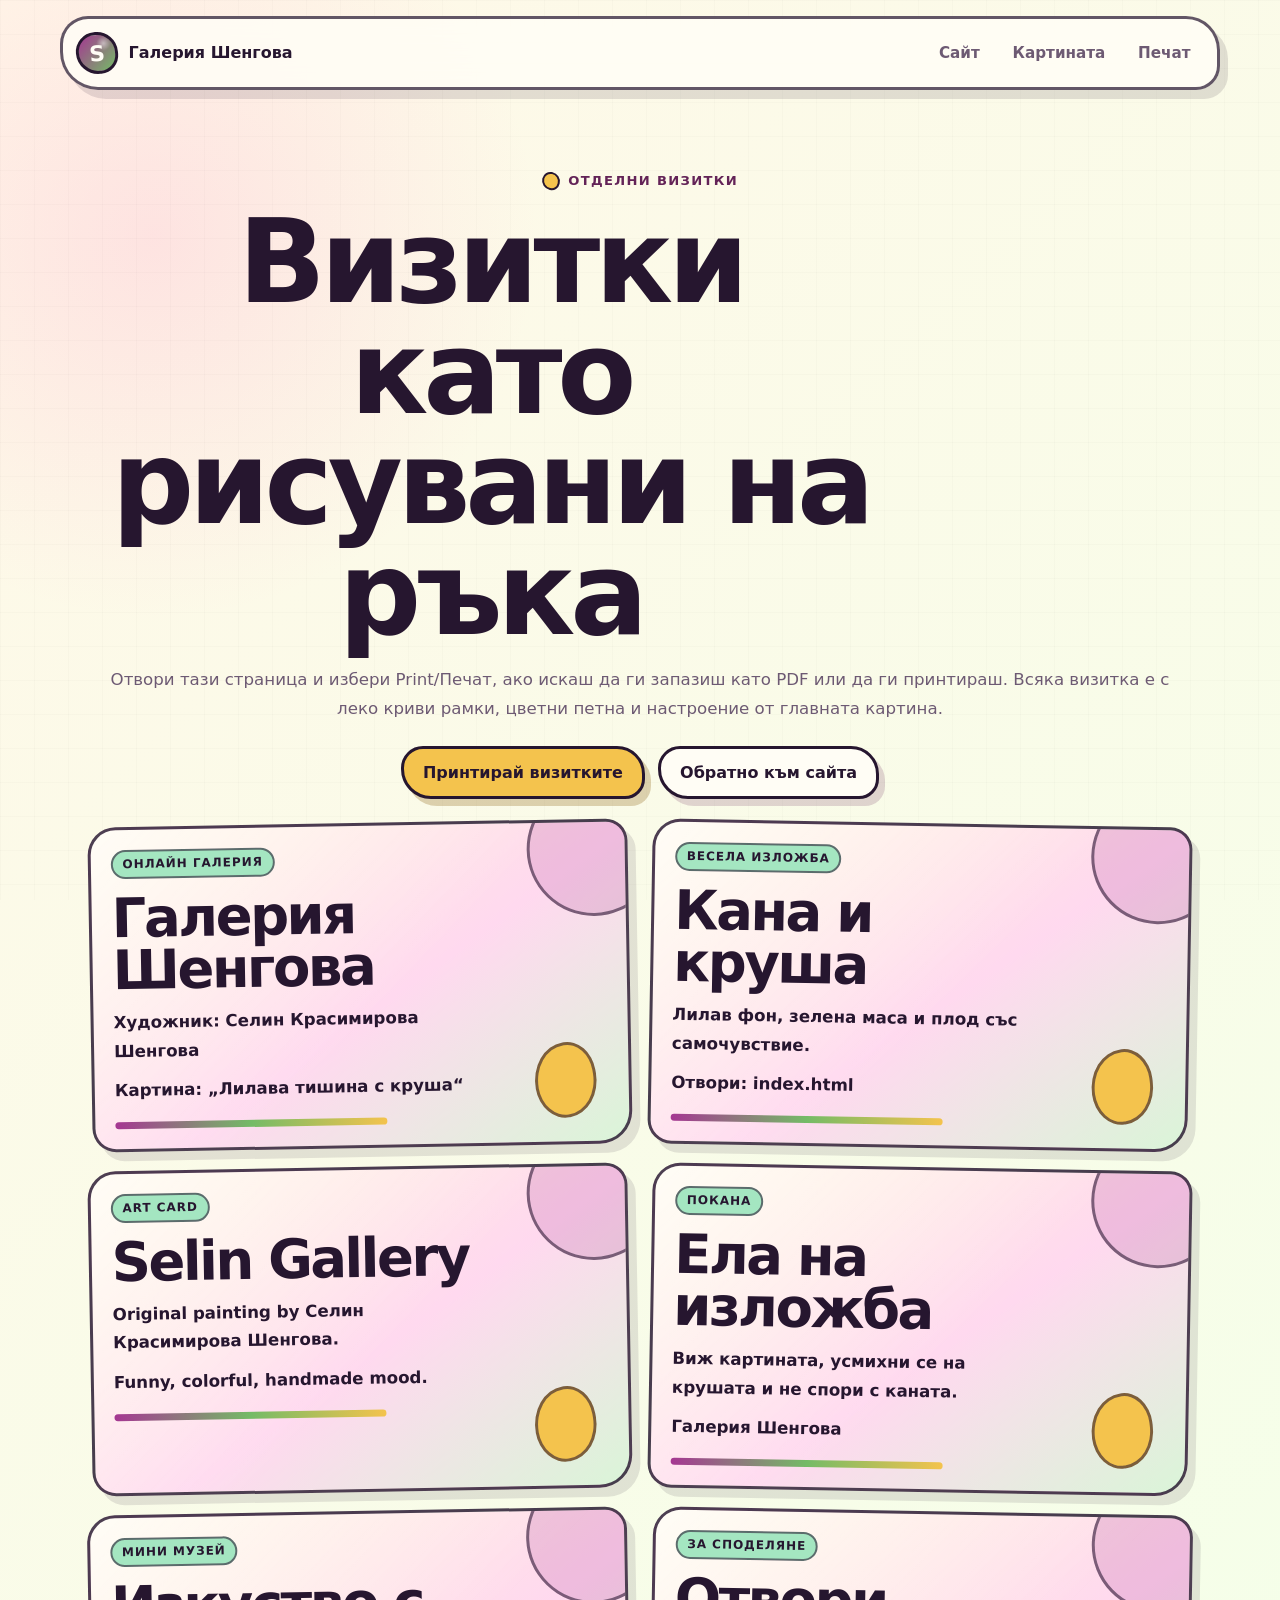
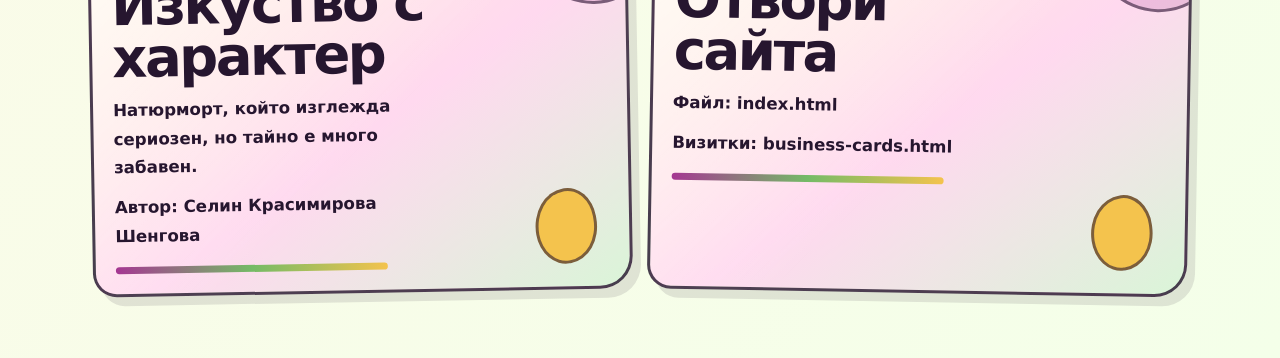
<file: business-cards.html>
<!doctype html>
<html lang="bg">
  <head>
    <meta charset="utf-8">
    <meta name="viewport" content="width=device-width, initial-scale=1">
    <meta
      name="description"
      content="Визитки за Галерия Шенгова в ръчно рисуван стил."
    >
    <title>Визитки - Галерия Шенгова</title>
    <link rel="stylesheet" href="styles.css">
  </head>
  <body class="cards-page">
    <header class="site-header">
      <a class="brand" href="index.html" aria-label="Към сайта на Галерия Шенгова">
        <span class="brand-mark">S</span>
        <span>Галерия Шенгова</span>
      </a>
      <nav class="main-nav" aria-label="Навигация за визитките">
        <a href="index.html">Сайт</a>
        <a href="index.html#artwork">Картината</a>
        <a href="#" onclick="window.print(); return false;">Печат</a>
      </nav>
    </header>

    <main>
      <section class="cards-hero" aria-labelledby="cards-title">
        <p class="eyebrow">Отделни визитки</p>
        <h1 id="cards-title">Визитки като рисувани на ръка</h1>
        <p>
          Отвори тази страница и избери Print/Печат, ако искаш да ги запазиш като PDF
          или да ги принтираш. Всяка визитка е с леко криви рамки, цветни петна и
          настроение от главната картина.
        </p>
        <div class="cards-actions">
          <button class="button primary" type="button" onclick="window.print()">Принтирай визитките</button>
          <a class="button secondary" href="index.html">Обратно към сайта</a>
        </div>
      </section>

      <section class="business-card-sheet" aria-label="Лист с визитки">
        <article class="business-card">
          <span class="card-kicker">Онлайн галерия</span>
          <h2>Галерия Шенгова</h2>
          <p>Художник: Селин Красимирова Шенгова</p>
          <p>Картина: „Лилава тишина с круша“</p>
          <span class="card-line"></span>
        </article>

        <article class="business-card">
          <span class="card-kicker">Весела изложба</span>
          <h2>Кана и круша</h2>
          <p>Лилав фон, зелена маса и плод със самочувствие.</p>
          <p>Отвори: index.html</p>
          <span class="card-line"></span>
        </article>

        <article class="business-card">
          <span class="card-kicker">Art card</span>
          <h2>Selin Gallery</h2>
          <p>Original painting by Селин Красимирова Шенгова.</p>
          <p>Funny, colorful, handmade mood.</p>
          <span class="card-line"></span>
        </article>

        <article class="business-card">
          <span class="card-kicker">Покана</span>
          <h2>Ела на изложба</h2>
          <p>Виж картината, усмихни се на крушата и не спори с каната.</p>
          <p>Галерия Шенгова</p>
          <span class="card-line"></span>
        </article>

        <article class="business-card">
          <span class="card-kicker">Мини музей</span>
          <h2>Изкуство с характер</h2>
          <p>Натюрморт, който изглежда сериозен, но тайно е много забавен.</p>
          <p>Автор: Селин Красимирова Шенгова</p>
          <span class="card-line"></span>
        </article>

        <article class="business-card">
          <span class="card-kicker">За споделяне</span>
          <h2>Отвори сайта</h2>
          <p>Файл: index.html</p>
          <p>Визитки: business-cards.html</p>
          <span class="card-line"></span>
        </article>
      </section>
    </main>
  </body>
</html>
</file>
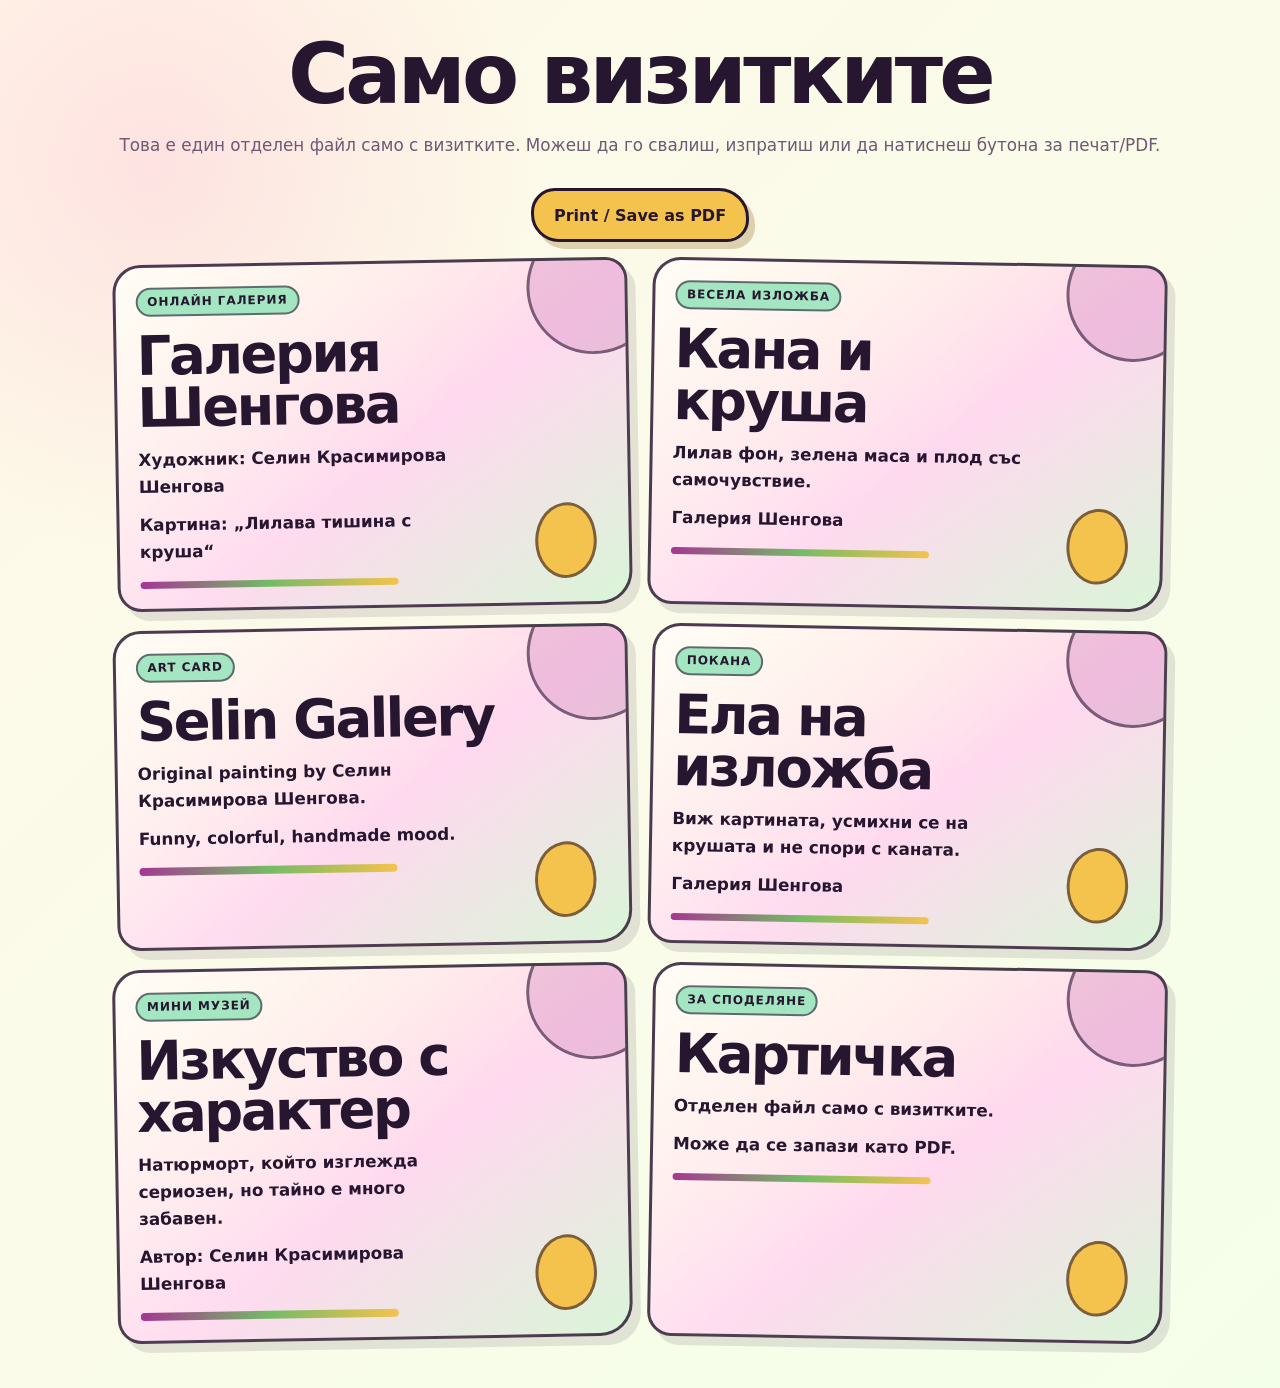
<file: CARDS-ONLY.html>
<!doctype html>
<html lang="bg">
  <head>
    <meta charset="utf-8">
    <meta name="viewport" content="width=device-width, initial-scale=1">
    <title>Визитки - Галерия Шенгова</title>
    <style>
      :root {
        --ink: #26162f;
        --muted: #6d5a73;
        --paper: #fff8e8;
        --paper-strong: #fffdf5;
        --purple: #a53792;
        --green: #74bb66;
        --pear: #f4c34d;
        --mint: #a4e6c1;
      }

      * {
        box-sizing: border-box;
      }

      body {
        margin: 0;
        color: var(--ink);
        font-family: "Comic Sans MS", "Trebuchet MS", system-ui, sans-serif;
        background:
          radial-gradient(circle at 12% 12%, rgba(255, 139, 196, 0.2), transparent 24rem),
          linear-gradient(135deg, #fff8e8, #f4ffe9);
      }

      .intro {
        width: min(1050px, calc(100% - 2rem));
        margin: 0 auto;
        padding: 2.2rem 0 1.2rem;
        text-align: center;
      }

      h1,
      h2 {
        margin: 0;
        line-height: 0.96;
        letter-spacing: -0.045em;
      }

      h1 {
        font-size: clamp(2.7rem, 8vw, 5.2rem);
      }

      p {
        color: var(--muted);
        font-size: 1.05rem;
        line-height: 1.6;
      }

      .button {
        display: inline-flex;
        justify-content: center;
        margin-top: 0.8rem;
        padding: 0.9rem 1.25rem;
        border: 3px solid var(--ink);
        border-radius: 24px 30px 22px 28px;
        color: var(--ink);
        background: var(--pear);
        box-shadow: 6px 7px 0 rgba(142, 96, 18, 0.28);
        font: inherit;
        font-weight: 900;
        text-decoration: none;
        cursor: pointer;
      }

      .business-card-sheet {
        display: grid;
        grid-template-columns: repeat(2, minmax(280px, 1fr));
        gap: 1.2rem;
        width: min(1050px, calc(100% - 2rem));
        margin: 0 auto 3rem;
      }

      .business-card {
        position: relative;
        min-height: 255px;
        overflow: hidden;
        padding: 1.25rem;
        border: 3px solid rgba(38, 22, 47, 0.82);
        border-radius: 28px 22px 33px 24px;
        background:
          linear-gradient(135deg, rgba(255, 255, 255, 0.78), transparent 55%),
          linear-gradient(145deg, #fff4d7, #ffd9ef 55%, #daf5d8);
        box-shadow: 8px 9px 0 rgba(38, 22, 47, 0.11);
      }

      .business-card:nth-child(2n) {
        transform: rotate(1deg);
      }

      .business-card:nth-child(2n + 1) {
        transform: rotate(-1deg);
      }

      .business-card::before,
      .business-card::after {
        content: "";
        position: absolute;
        border: 3px solid rgba(38, 22, 47, 0.58);
        border-radius: 50%;
      }

      .business-card::before {
        right: -2.2rem;
        top: -2.5rem;
        width: 8rem;
        height: 8rem;
        background: rgba(165, 55, 146, 0.18);
      }

      .business-card::after {
        right: 2rem;
        bottom: 1.5rem;
        width: 3.5rem;
        height: 4.3rem;
        background: var(--pear);
        border-radius: 56% 44% 54% 46%;
        transform: rotate(-9deg);
      }

      .card-kicker {
        position: relative;
        z-index: 1;
        display: inline-flex;
        padding: 0.34rem 0.6rem;
        border: 2px solid rgba(38, 22, 47, 0.58);
        border-radius: 999px;
        background: var(--mint);
        font-size: 0.75rem;
        font-weight: 900;
        letter-spacing: 0.08em;
        text-transform: uppercase;
      }

      .business-card h2 {
        position: relative;
        z-index: 1;
        margin-top: 0.9rem;
        max-width: 10ch;
        font-size: clamp(2.2rem, 5vw, 3.4rem);
      }

      .business-card p {
        position: relative;
        z-index: 1;
        max-width: 22rem;
        margin: 0.7rem 0 0;
        color: var(--ink);
        font-weight: 800;
      }

      .card-line {
        display: block;
        width: 55%;
        height: 0.45rem;
        margin-top: 1rem;
        border-radius: 999px;
        background: linear-gradient(90deg, var(--purple), var(--green), var(--pear));
      }

      @media (max-width: 700px) {
        .business-card-sheet {
          grid-template-columns: 1fr;
        }
      }

      @media print {
        body {
          background: white;
        }

        .intro {
          display: none;
        }

        .business-card-sheet {
          width: 100%;
          margin: 0;
          gap: 0.7cm;
        }

        .business-card {
          box-shadow: none;
          break-inside: avoid;
        }
      }
    </style>
  </head>
  <body>
    <header class="intro">
      <h1>Само визитките</h1>
      <p>
        Това е един отделен файл само с визитките. Можеш да го свалиш, изпратиш
        или да натиснеш бутона за печат/PDF.
      </p>
      <button class="button" type="button" onclick="window.print()">Print / Save as PDF</button>
    </header>

    <main class="business-card-sheet" aria-label="Визитки за Галерия Шенгова">
      <article class="business-card">
        <span class="card-kicker">Онлайн галерия</span>
        <h2>Галерия Шенгова</h2>
        <p>Художник: Селин Красимирова Шенгова</p>
        <p>Картина: „Лилава тишина с круша“</p>
        <span class="card-line"></span>
      </article>

      <article class="business-card">
        <span class="card-kicker">Весела изложба</span>
        <h2>Кана и круша</h2>
        <p>Лилав фон, зелена маса и плод със самочувствие.</p>
        <p>Галерия Шенгова</p>
        <span class="card-line"></span>
      </article>

      <article class="business-card">
        <span class="card-kicker">Art card</span>
        <h2>Selin Gallery</h2>
        <p>Original painting by Селин Красимирова Шенгова.</p>
        <p>Funny, colorful, handmade mood.</p>
        <span class="card-line"></span>
      </article>

      <article class="business-card">
        <span class="card-kicker">Покана</span>
        <h2>Ела на изложба</h2>
        <p>Виж картината, усмихни се на крушата и не спори с каната.</p>
        <p>Галерия Шенгова</p>
        <span class="card-line"></span>
      </article>

      <article class="business-card">
        <span class="card-kicker">Мини музей</span>
        <h2>Изкуство с характер</h2>
        <p>Натюрморт, който изглежда сериозен, но тайно е много забавен.</p>
        <p>Автор: Селин Красимирова Шенгова</p>
        <span class="card-line"></span>
      </article>

      <article class="business-card">
        <span class="card-kicker">За споделяне</span>
        <h2>Картичка</h2>
        <p>Отделен файл само с визитките.</p>
        <p>Може да се запази като PDF.</p>
        <span class="card-line"></span>
      </article>
    </main>
  </body>
</html>
</file>
<file: styles.css>
:root {
  --ink: #26162f;
  --muted: #6d5a73;
  --paper: #fff8e8;
  --paper-strong: #fffdf5;
  --purple: #a53792;
  --purple-dark: #632357;
  --green: #74bb66;
  --green-dark: #315b2f;
  --pear: #f4c34d;
  --charcoal: #403443;
  --pink: #ff8bc4;
  --mint: #a4e6c1;
  --peach: #ffb36b;
  --lavender: #c9adff;
  --shadow: 0 24px 70px rgba(38, 22, 47, 0.18);
  --hand-line: 3px solid rgba(38, 22, 47, 0.72);
}

* {
  box-sizing: border-box;
}

html {
  scroll-behavior: smooth;
}

body {
  margin: 0;
  min-height: 100vh;
  color: var(--ink);
  font-family: "Comic Sans MS", "Trebuchet MS", system-ui, sans-serif;
  background:
    radial-gradient(circle at 10% 12%, rgba(245, 195, 77, 0.34), transparent 24rem),
    radial-gradient(circle at 88% 8%, rgba(165, 55, 146, 0.25), transparent 25rem),
    linear-gradient(135deg, #fff5df 0%, #ffe6f4 48%, #eafbe9 100%);
}

body::before {
  content: "";
  position: fixed;
  inset: 0;
  z-index: -1;
  pointer-events: none;
  opacity: 0.24;
  background-image:
    linear-gradient(rgba(38, 22, 47, 0.08) 1px, transparent 1px),
    linear-gradient(90deg, rgba(38, 22, 47, 0.08) 1px, transparent 1px);
  background-size: 34px 34px;
}

a {
  color: inherit;
}

img {
  display: block;
  max-width: 100%;
}

.site-header {
  position: sticky;
  top: 0;
  z-index: 20;
  display: flex;
  align-items: center;
  justify-content: space-between;
  gap: 1rem;
  width: min(1160px, calc(100% - 2rem));
  margin: 1rem auto 0;
  padding: 0.8rem;
  border: var(--hand-line);
  border-radius: 28px 34px 24px 38px;
  background: rgba(255, 253, 245, 0.88);
  box-shadow: 8px 9px 0 rgba(38, 22, 47, 0.12);
  backdrop-filter: blur(16px);
}

.brand,
.main-nav,
.hero-actions,
.share-actions,
.site-footer,
.art-facts li {
  display: flex;
  align-items: center;
}

.brand {
  gap: 0.65rem;
  font-weight: 900;
  text-decoration: none;
}

.brand-mark {
  display: grid;
  place-items: center;
  width: 2.65rem;
  height: 2.65rem;
  border: 3px solid var(--ink);
  border-radius: 48% 52% 45% 55%;
  color: var(--paper-strong);
  background:
    radial-gradient(circle at 70% 25%, rgba(255, 255, 255, 0.5), transparent 0.45rem),
    linear-gradient(135deg, var(--purple), var(--green));
  font-size: 1.35rem;
  transform: rotate(-5deg);
}

.main-nav {
  flex-wrap: wrap;
  justify-content: flex-end;
  gap: 0.35rem;
}

.main-nav a {
  padding: 0.65rem 0.85rem;
  border-radius: 999px;
  color: var(--muted);
  font-size: 0.95rem;
  font-weight: 900;
  text-decoration: none;
}

.main-nav a:hover,
.main-nav a:focus-visible {
  color: var(--ink);
  background: rgba(244, 195, 77, 0.38);
}

.hero,
.artwork-section,
.collection-section,
.share-section {
  width: min(1160px, calc(100% - 2rem));
  margin: 0 auto;
}

.hero {
  display: grid;
  grid-template-columns: minmax(0, 1.02fr) minmax(300px, 0.98fr);
  gap: clamp(2rem, 5vw, 4.5rem);
  align-items: center;
  padding: clamp(3rem, 8vw, 6.5rem) 0 3rem;
}

.eyebrow {
  display: inline-flex;
  align-items: center;
  gap: 0.55rem;
  margin: 0 0 0.9rem;
  color: var(--purple-dark);
  font-size: 0.82rem;
  font-weight: 900;
  letter-spacing: 0.1em;
  text-transform: uppercase;
}

.eyebrow::before {
  content: "";
  width: 0.85rem;
  height: 0.85rem;
  border: 2px solid var(--ink);
  border-radius: 47% 53% 45% 55%;
  background: var(--pear);
  transform: rotate(12deg);
}

h1,
h2,
h3 {
  margin: 0;
  line-height: 0.96;
  letter-spacing: -0.045em;
}

h1 {
  max-width: 10ch;
  font-size: clamp(3.5rem, 9vw, 7.4rem);
}

h2 {
  font-size: clamp(2.45rem, 6vw, 4.7rem);
}

h3 {
  font-size: clamp(1.35rem, 3vw, 2.15rem);
}

p {
  color: var(--muted);
  font-size: 1.04rem;
  line-height: 1.72;
}

.hero-copy > p:not(.eyebrow):not(.curator-note) {
  max-width: 43rem;
  margin: 1.4rem 0 0;
  font-size: 1.16rem;
}

.button {
  display: inline-flex;
  align-items: center;
  justify-content: center;
  min-height: 3.1rem;
  padding: 0.88rem 1.2rem;
  border: 3px solid var(--ink);
  border-radius: 22px 28px 20px 30px;
  color: var(--ink);
  font: inherit;
  font-weight: 900;
  text-decoration: none;
  cursor: pointer;
  transition: transform 180ms ease, box-shadow 180ms ease;
}

.button:hover,
.button:focus-visible {
  transform: translateY(-4px) rotate(-1deg);
}

.button.primary {
  background: var(--pear);
  box-shadow: 6px 7px 0 rgba(142, 96, 18, 0.28);
}

.button.secondary {
  background: var(--paper-strong);
  box-shadow: 6px 7px 0 rgba(99, 35, 87, 0.18);
}

.hero-actions,
.share-actions {
  flex-wrap: wrap;
  gap: 0.85rem;
  margin-top: 2rem;
}

.curator-note,
.share-card {
  max-width: 42rem;
  margin: 1.5rem 0 0;
  padding: 1rem 1.1rem;
  border: 3px dashed rgba(38, 22, 47, 0.5);
  border-radius: 24px 18px 30px 20px;
  background: rgba(255, 253, 245, 0.78);
}

.hero-frame {
  position: relative;
  margin: 0;
  padding: clamp(0.8rem, 2vw, 1.15rem);
  border: var(--hand-line);
  border-radius: 30px 40px 28px 46px;
  background:
    linear-gradient(135deg, rgba(255, 255, 255, 0.65), transparent 38%),
    linear-gradient(145deg, #ffe0a0, #f7c7e8 52%, #c6efd0);
  box-shadow: var(--shadow), 11px 12px 0 rgba(38, 22, 47, 0.12);
  transform: rotate(2deg);
}

.hero-frame::before {
  content: "Оригинал";
  position: absolute;
  top: -1.05rem;
  left: 1.5rem;
  padding: 0.45rem 0.75rem;
  border: 2px solid var(--ink);
  border-radius: 999px;
  background: var(--mint);
  font-size: 0.8rem;
  font-weight: 900;
}

.hero-frame img,
.feature-image img {
  width: 100%;
  border: 8px solid var(--paper-strong);
  border-radius: 18px 23px 17px 25px;
  box-shadow: inset 0 0 0 2px rgba(38, 22, 47, 0.08);
}

.hero-frame figcaption {
  margin-top: 0.9rem;
  color: var(--ink);
  font-weight: 900;
  text-align: center;
}

.artwork-section,
.collection-section,
.share-section {
  padding: clamp(3rem, 7vw, 5.8rem) 0;
}

.section-heading {
  max-width: 760px;
  margin-bottom: 2rem;
}

.section-heading.centered {
  margin-inline: auto;
  text-align: center;
}

.section-heading.centered .eyebrow {
  justify-content: center;
}

.feature-card {
  display: grid;
  grid-template-columns: minmax(250px, 0.82fr) minmax(0, 1.18fr);
  gap: clamp(1.4rem, 4vw, 3rem);
  align-items: center;
  padding: clamp(1rem, 3vw, 2rem);
  border: var(--hand-line);
  border-radius: 36px 28px 42px 30px;
  background: rgba(255, 253, 245, 0.8);
  box-shadow: var(--shadow);
}

.feature-image {
  padding: 1rem;
  border-radius: 28px 34px 26px 32px;
  background: linear-gradient(135deg, rgba(165, 55, 146, 0.25), rgba(116, 187, 102, 0.25));
  transform: rotate(-2deg);
}

.pill {
  display: inline-flex;
  width: max-content;
  margin-bottom: 1rem;
  padding: 0.48rem 0.72rem;
  border: 2px solid rgba(38, 22, 47, 0.42);
  border-radius: 999px;
  color: var(--ink);
  background: rgba(165, 55, 146, 0.16);
  font-size: 0.78rem;
  font-weight: 900;
  letter-spacing: 0.06em;
  text-transform: uppercase;
}

.pill.peach {
  background: rgba(255, 179, 107, 0.34);
}

.pill.yellow {
  background: rgba(244, 195, 77, 0.34);
}

.pill.lavender {
  background: rgba(201, 173, 255, 0.34);
}

.pill.mint {
  background: rgba(164, 230, 193, 0.38);
}

.art-facts {
  display: grid;
  gap: 0.75rem;
  padding: 0;
  margin: 1.4rem 0 0;
  list-style: none;
}

.art-facts li {
  align-items: flex-start;
  gap: 0.45rem;
  padding: 0.9rem 1rem;
  border: 2px solid rgba(38, 22, 47, 0.18);
  border-radius: 18px 24px 17px 22px;
  background: rgba(255, 255, 255, 0.62);
}

.gallery-grid {
  display: grid;
  grid-template-columns: repeat(4, minmax(0, 1fr));
  gap: 1rem;
}

.art-card {
  overflow: hidden;
  border: var(--hand-line);
  border-radius: 28px 22px 32px 24px;
  background: rgba(255, 253, 245, 0.82);
  box-shadow: 7px 8px 0 rgba(38, 22, 47, 0.1);
  transition: transform 180ms ease, box-shadow 180ms ease;
}

.art-card:nth-child(even) {
  transform: rotate(1deg);
}

.art-card:nth-child(odd) {
  transform: rotate(-1deg);
}

.art-card:hover {
  box-shadow: 10px 12px 0 rgba(38, 22, 47, 0.14);
  transform: translateY(-7px) rotate(0deg);
}

.mini-art {
  min-height: 210px;
  border-bottom: 3px solid rgba(38, 22, 47, 0.48);
}

.mini-art-purple {
  background:
    radial-gradient(circle at 24% 34%, rgba(255, 255, 255, 0.28), transparent 4rem),
    linear-gradient(135deg, #84256f, #c34ba7);
}

.mini-art-pear {
  background:
    radial-gradient(ellipse at 50% 56%, #f4c34d 0 4.6rem, transparent 4.7rem),
    radial-gradient(ellipse at 49% 30%, #e8b73f 0 2.1rem, transparent 2.2rem),
    linear-gradient(180deg, #a53792 0 50%, #74bb66 50% 100%);
}

.mini-art-jug {
  background:
    radial-gradient(ellipse at 42% 57%, #403443 0 4.8rem, transparent 4.9rem),
    radial-gradient(ellipse at 50% 28%, #5a4a5e 0 2.4rem, transparent 2.5rem),
    radial-gradient(ellipse at 72% 48%, transparent 0 2.6rem, #403443 2.7rem 3.35rem, transparent 3.45rem),
    linear-gradient(180deg, #b04aa0 0 50%, #72bb64 50% 100%);
}

.mini-art-table {
  background:
    linear-gradient(8deg, transparent 0 42%, rgba(49, 91, 47, 0.28) 42% 56%, transparent 57%),
    linear-gradient(180deg, #a53792 0 48%, #74bb66 48% 100%);
}

.art-card-content {
  padding: 1rem;
}

.art-card-content p {
  margin-bottom: 0;
}

.share-card {
  max-width: none;
  border-style: solid;
}

.share-card #shareText {
  margin-top: 0;
  color: var(--ink);
  font-weight: 800;
}

.copy-status {
  min-height: 1.4rem;
  margin: 0.8rem 0 0;
  color: var(--green-dark);
  font-weight: 900;
}

.site-footer {
  justify-content: space-between;
  gap: 1rem;
  width: min(1160px, calc(100% - 2rem));
  margin: 0 auto;
  padding: 2rem 0 3rem;
  border-top: 3px dashed rgba(38, 22, 47, 0.24);
}

.site-footer p {
  margin: 0;
}

.site-footer a {
  font-weight: 900;
  text-decoration: none;
}

.cards-page {
  background:
    radial-gradient(circle at 12% 12%, rgba(255, 139, 196, 0.2), transparent 24rem),
    linear-gradient(135deg, #fff8e8, #f4ffe9);
}

.cards-hero {
  width: min(1100px, calc(100% - 2rem));
  margin: 0 auto;
  padding: clamp(2.6rem, 7vw, 5rem) 0 1.5rem;
  text-align: center;
}

.cards-actions {
  display: flex;
  flex-wrap: wrap;
  justify-content: center;
  gap: 0.8rem;
  margin-top: 1.4rem;
}

.business-card-sheet {
  display: grid;
  grid-template-columns: repeat(2, minmax(280px, 1fr));
  gap: 1.2rem;
  width: min(1100px, calc(100% - 2rem));
  margin: 0 auto 4rem;
}

.business-card {
  position: relative;
  min-height: 255px;
  overflow: hidden;
  padding: 1.25rem;
  border: 3px solid rgba(38, 22, 47, 0.82);
  border-radius: 28px 22px 33px 24px;
  background:
    linear-gradient(135deg, rgba(255, 255, 255, 0.78), transparent 55%),
    linear-gradient(145deg, #fff4d7, #ffd9ef 55%, #daf5d8);
  box-shadow: 8px 9px 0 rgba(38, 22, 47, 0.11);
}

.business-card:nth-child(2n) {
  transform: rotate(1deg);
}

.business-card:nth-child(2n + 1) {
  transform: rotate(-1deg);
}

.business-card::before,
.business-card::after {
  content: "";
  position: absolute;
  border: 3px solid rgba(38, 22, 47, 0.58);
  border-radius: 50%;
}

.business-card::before {
  right: -2.2rem;
  top: -2.5rem;
  width: 8rem;
  height: 8rem;
  background: rgba(165, 55, 146, 0.18);
}

.business-card::after {
  right: 2rem;
  bottom: 1.5rem;
  width: 3.5rem;
  height: 4.3rem;
  background: var(--pear);
  border-radius: 56% 44% 54% 46%;
  transform: rotate(-9deg);
}

.card-kicker {
  position: relative;
  z-index: 1;
  display: inline-flex;
  padding: 0.34rem 0.6rem;
  border: 2px solid rgba(38, 22, 47, 0.58);
  border-radius: 999px;
  background: var(--mint);
  font-size: 0.75rem;
  font-weight: 900;
  letter-spacing: 0.08em;
  text-transform: uppercase;
}

.business-card h2 {
  position: relative;
  z-index: 1;
  margin-top: 0.9rem;
  max-width: 10ch;
  font-size: clamp(2.2rem, 5vw, 3.4rem);
}

.business-card p {
  position: relative;
  z-index: 1;
  max-width: 22rem;
  margin: 0.7rem 0 0;
  color: var(--ink);
  font-weight: 800;
}

.business-card .card-line {
  display: block;
  width: 55%;
  height: 0.45rem;
  margin-top: 1rem;
  border-radius: 999px;
  background: linear-gradient(90deg, var(--purple), var(--green), var(--pear));
}

@media (prefers-reduced-motion: reduce) {
  *,
  *::before,
  *::after {
    scroll-behavior: auto !important;
    animation-duration: 0.01ms !important;
    animation-iteration-count: 1 !important;
    transition-duration: 0.01ms !important;
  }
}

@media (max-width: 960px) {
  .hero,
  .feature-card {
    grid-template-columns: 1fr;
  }

  h1 {
    max-width: 12ch;
  }

  .gallery-grid {
    grid-template-columns: repeat(2, minmax(0, 1fr));
  }
}

@media (max-width: 700px) {
  .site-header {
    align-items: stretch;
    border-radius: 24px;
    flex-direction: column;
  }

  .main-nav {
    display: grid;
    grid-template-columns: repeat(2, minmax(0, 1fr));
  }

  .main-nav a {
    text-align: center;
  }

  h1 {
    font-size: clamp(3rem, 15vw, 5rem);
  }

  .gallery-grid,
  .business-card-sheet {
    grid-template-columns: 1fr;
  }

  .site-footer {
    align-items: flex-start;
    flex-direction: column;
  }
}

@media print {
  body {
    background: white;
  }

  .site-header,
  .cards-hero,
  .site-footer {
    display: none;
  }

  .business-card-sheet {
    width: 100%;
    margin: 0;
    gap: 0.7cm;
  }

  .business-card {
    box-shadow: none;
    break-inside: avoid;
  }
}
</file>
